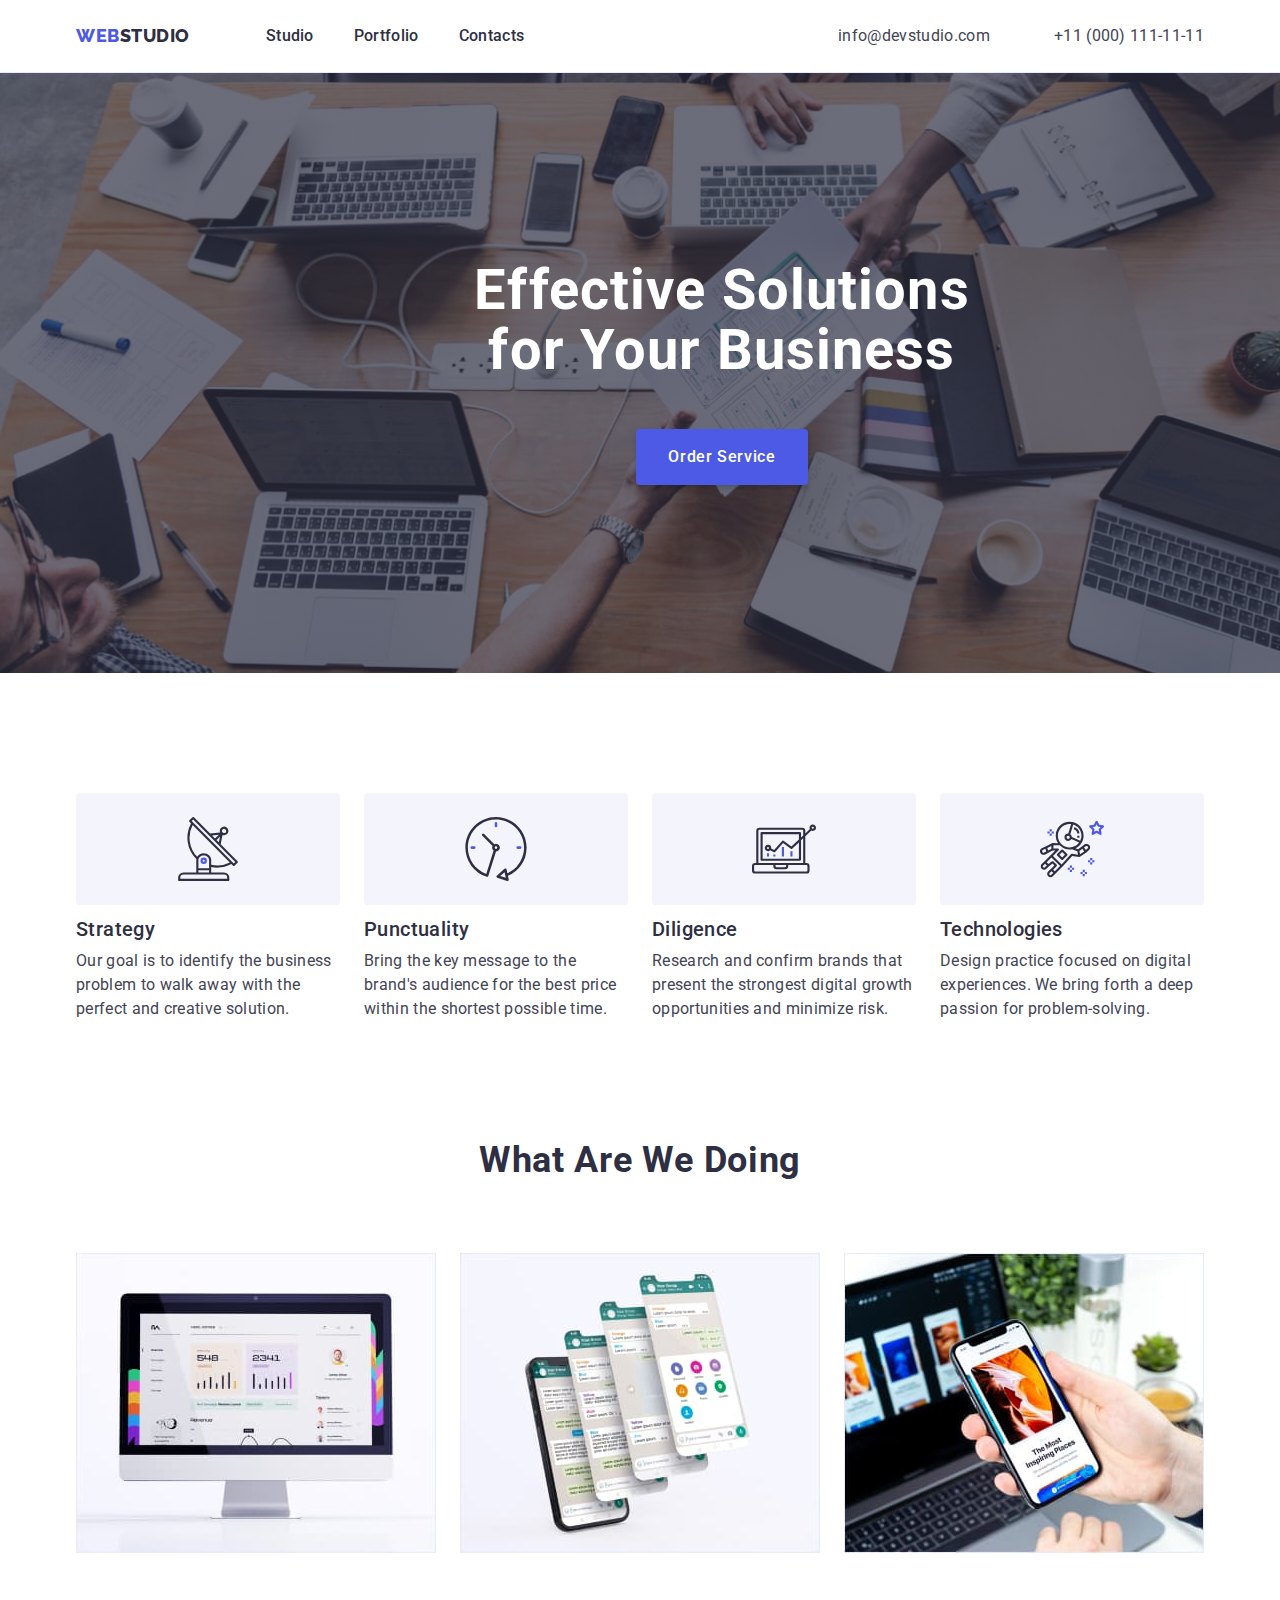
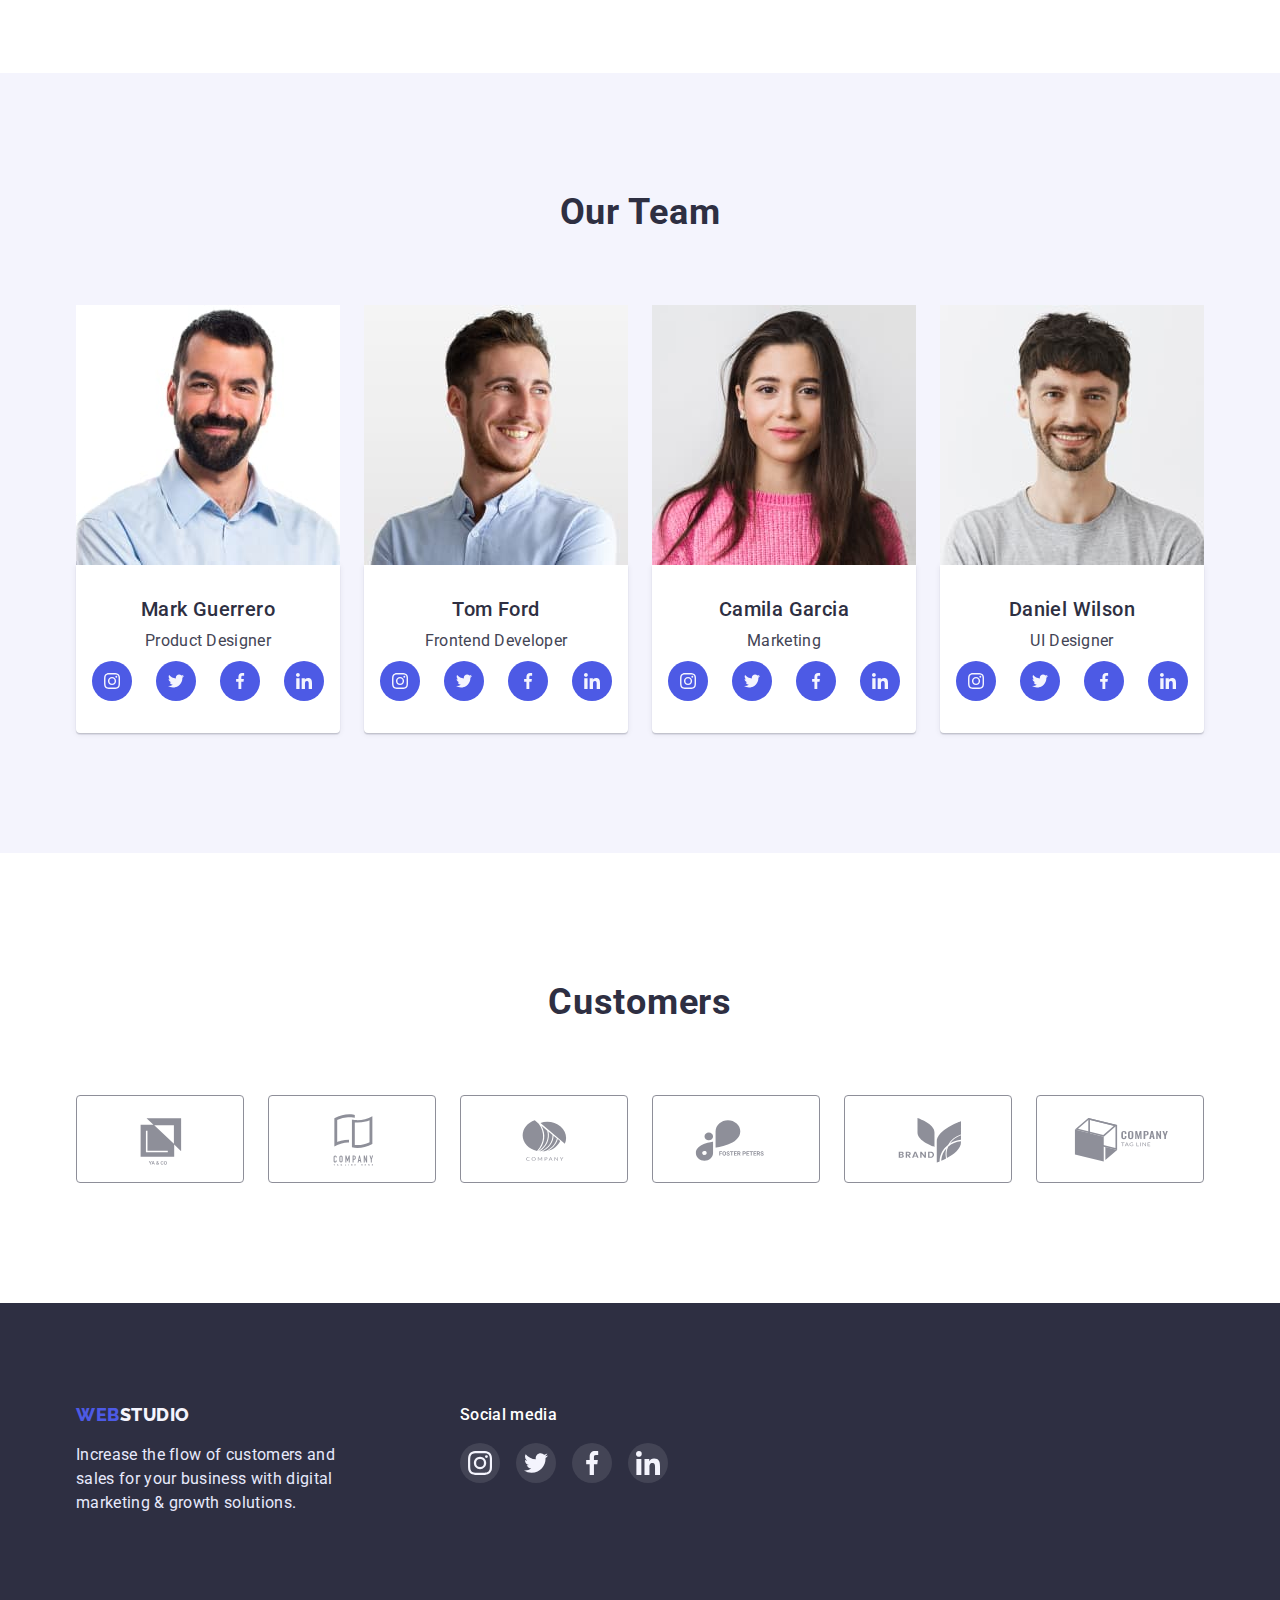
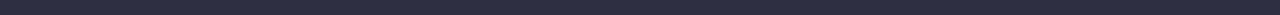
<file: index.html>
<!DOCTYPE html>
<html lang="en">
	<head>
		<meta charset="UTF-8" />
		<meta http-equiv="X-UA-Compatible" content="IE=edge" />
		<meta name="viewport" content="width=device-width, initial-scale=1.0" />

		<link rel="stylesheet" href="https://cdn.jsdelivr.net/npm/modern-normalize@1.1.0/modern-normalize.min.css" />
		<link rel="stylesheet" href="./css/styles.css" />
		<link rel="preconnect" href="https://fonts.googleapis.com" />
		<link rel="preconnect" href="https://fonts.gstatic.com" crossorigin />
		<link
			href="https://fonts.googleapis.com/css2?family=Raleway:wght@800&family=Roboto:wght@400;500;700&display=swap"
			rel="stylesheet"
		/>
		<title>WebStudio</title>
	</head>
	<body>
		<!-- Header -->
		<header class="header">
			<div class="container header-container">
				<nav class="header-navigation">
					<a class="logo-link link" href="./index.html">Web<span>Studio</span></a>
					<ul class="menu list">
						<li class="menu-item">
							<a class="menu-link link" href="./index.html">Studio</a>
						</li>
						<li class="menu-item">
							<a class="menu-link link" href="./portfolio.html">Portfolio</a>
						</li>
						<li class="menu-item">
							<a class="menu-link link" href="">Contacts</a>
						</li>
					</ul>
				</nav>
				<address class="address">
					<ul class="address-list list">
						<li class="address-item">
							<a class="address-link link" href="mailto:info@devstudio.com">info@devstudio.com</a>
						</li>
						<li class="address-item">
							<a class="address-link link" href="tel:+110001111111">+11 (000) 111-11-11</a>
						</li>
					</ul>
				</address>
			</div>
		</header>

		<main>
			<!--Hero section-->
			<section class="hero">
				<div class="container hero-container">
					<h1 class="hero-title">Effective Solutions for Your Business</h1>
					<button class="order-btn" type="button">Order Service</button>
				</div>
			</section>

			<!--Benefits section-->
			<section class="benefits section">
				<div class="container">
					<h2 class="benefits-title visually-hidden">Benefits</h2>
					<ul class="benefits-list list">
						<li class="benefits-item">
							<svg class="benefits-icon" width="64" height="64">
								<use href="./images/icons.svg#icon-antenna"></use>
							</svg>
							<h3 class="benefits-subtitle subtitle">Strategy</h3>
							<p class="benefits-description description">
								Our goal is to identify the business problem to walk away with the perfect and creative solution.
							</p>
						</li>
						<li class="benefits-item">
							<svg class="benefits-icon" width="64" height="64">
								<use href="./images/icons.svg#icon-clock"></use>
							</svg>
							<h3 class="benefits-subtitle subtitle">Punctuality</h3>
							<p class="benefits-description description">
								Bring the key message to the brand's audience for the best price within the shortest possible time.
							</p>
						</li>
						<li class="benefits-item">
							<svg class="benefits-icon" width="64" height="64">
								<use href="./images/icons.svg#icon-diagram"></use>
							</svg>
							<h3 class="benefits-subtitle subtitle">Diligence</h3>
							<p class="benefits-description description">
								Research and confirm brands that present the strongest digital growth opportunities and minimize risk.
							</p>
						</li>
						<li class="benefits-item">
							<svg class="benefits-icon" width="64" height="64">
								<use href="./images/icons.svg#icon-astronaut"></use>
							</svg>
							<h3 class="benefits-subtitle subtitle">Technologies</h3>
							<p class="benefits-description description">
								Design practice focused on digital experiences. We bring forth a deep passion for problem-solving.
							</p>
						</li>
					</ul>
				</div>
			</section>

			<!--Works section-->
			<section class="works section">
				<div class="container">
					<h2 class="works-title title">What are we doing</h2>
					<ul class="works-list list">
						<li class="works-item">
							<img src="./images/sample-1.jpg" alt="work" width="360" />
						</li>
						<li class="works-item">
							<img src="./images/sample-2.jpg" alt="work" width="360" />
						</li>
						<li class="works-item">
							<img src="./images/sample-3.jpg" alt="work" width="360" />
						</li>
					</ul>
				</div>
			</section>

			<!--Our team section-->

			<section class="team section">
				<div class="container">
					<h2 class="team-title title">Our Team</h2>
					<ul class="team-list list">
						<li class="team-item">
							<img src="./images/team-card-1.jpg" alt="worker" width="264" />
							<div class="team-item-wrapper">
								<h3 class="team-subtitle subtitle">Mark Guerrero</h3>
								<p class="team-description description">Product Designer</p>
								<ul class="sotial-list list">
									<li class="sotial-list-item">
										<a href="" class="sotial-list-link">
											<svg class="sotial-list-icon" width="16" height="16">
												<use href="./images/icons.svg#icon-instagram"></use>
											</svg>
										</a>
									</li>
									<li class="sotial-list-item">
										<a href="" class="sotial-list-link">
											<svg class="sotial-list-icon" width="16" height="16">
												<use href="./images/icons.svg#icon-twitter"></use>
											</svg>
										</a>
									</li>
									<li class="sotial-list-item">
										<a href="" class="sotial-list-link">
											<svg class="sotial-list-icon" width="16" height="16">
												<use href="./images/icons.svg#icon-facebook"></use>
											</svg>
										</a>
									</li>
									<li class="sotial-list-item">
										<a href="" class="sotial-list-link">
											<svg class="sotial-list-icon" width="16" height="16">
												<use href="./images/icons.svg#icon-linkedin"></use>
											</svg>
										</a>
									</li>
								</ul>
							</div>
						</li>
						<li class="team-item">
							<img src="./images/team-card-2.jpg" alt="worker" width="264" />
							<div class="team-item-wrapper">
								<h3 class="team-subtitle subtitle">Tom Ford</h3>
								<p class="team-description description">Frontend Developer</p>
								<ul class="sotial-list list">
									<li class="sotial-list-item">
										<a href="" class="sotial-list-link">
											<svg class="sotial-list-icon" width="16" height="16">
												<use href="./images/icons.svg#icon-instagram"></use>
											</svg>
										</a>
									</li>
									<li class="sotial-list-item">
										<a href="" class="sotial-list-link">
											<svg class="sotial-list-icon" width="16" height="16">
												<use href="./images/icons.svg#icon-twitter"></use>
											</svg>
										</a>
									</li>
									<li class="sotial-list-item">
										<a href="" class="sotial-list-link">
											<svg class="sotial-list-icon" width="16" height="16">
												<use href="./images/icons.svg#icon-facebook"></use>
											</svg>
										</a>
									</li>
									<li class="sotial-list-item">
										<a href="" class="sotial-list-link">
											<svg class="sotial-list-icon" width="16" height="16">
												<use href="./images/icons.svg#icon-linkedin"></use>
											</svg>
										</a>
									</li>
								</ul>
							</div>
						</li>
						<li class="team-item">
							<img src="./images/team-card-3.jpg" alt="worker" width="264" />
							<div class="team-item-wrapper">
								<h3 class="team-subtitle subtitle">Camila Garcia</h3>
								<p class="team-description description">Marketing</p>
								<ul class="sotial-list list">
									<li class="sotial-list-item">
										<a href="" class="sotial-list-link">
											<svg class="sotial-list-icon" width="16" height="16">
												<use href="./images/icons.svg#icon-instagram"></use>
											</svg>
										</a>
									</li>
									<li class="sotial-list-item">
										<a href="" class="sotial-list-link">
											<svg class="sotial-list-icon" width="16" height="16">
												<use href="./images/icons.svg#icon-twitter"></use>
											</svg>
										</a>
									</li>
									<li class="sotial-list-item">
										<a href="" class="sotial-list-link">
											<svg class="sotial-list-icon" width="16" height="16">
												<use href="./images/icons.svg#icon-facebook"></use>
											</svg>
										</a>
									</li>
									<li class="sotial-list-item">
										<a href="" class="sotial-list-link">
											<svg class="sotial-list-icon" width="16" height="16">
												<use href="./images/icons.svg#icon-linkedin"></use>
											</svg>
										</a>
									</li>
								</ul>
							</div>
						</li>
						<li class="team-item">
							<img src="./images/team-card-4.jpg" alt="worker" width="264" />
							<div class="team-item-wrapper">
								<h3 class="team-subtitle subtitle">Daniel Wilson</h3>
								<p class="team-description description">UI Designer</p>
								<ul class="sotial-list list">
									<li class="sotial-list-item">
										<a href="" class="sotial-list-link">
											<svg class="sotial-list-icon" width="16" height="16">
												<use href="./images/icons.svg#icon-instagram"></use>
											</svg>
										</a>
									</li>
									<li class="sotial-list-item">
										<a href="" class="sotial-list-link">
											<svg class="sotial-list-icon" width="16" height="16">
												<use href="./images/icons.svg#icon-twitter"></use>
											</svg>
										</a>
									</li>
									<li class="sotial-list-item">
										<a href="" class="sotial-list-link">
											<svg class="sotial-list-icon" width="16" height="16">
												<use href="./images/icons.svg#icon-facebook"></use>
											</svg>
										</a>
									</li>
									<li class="sotial-list-item">
										<a href="" class="sotial-list-link">
											<svg class="sotial-list-icon" width="16" height="16">
												<use href="./images/icons.svg#icon-linkedin"></use>
											</svg>
										</a>
									</li>
								</ul>
							</div>
						</li>
					</ul>
				</div>
			</section>
			<!--/Our team section-->

			<!--Customers section-->
			<section class="customers section">
				<div class="container">
					<h2 class="customers-title title">Customers</h2>
					<ul class="customers-list list">
						<li class="customers-item">
							<a href="" class="customers-link link">
								<svg class="customers-logo" width="104" height="56">
									<use href="./images/icons.svg#icon-logo"></use>
								</svg>
							</a>
						</li>
						<li class="customers-item">
							<a href="" class="customers-link link">
								<svg class="customers-logo" width="104" height="56">
									<use href="./images/icons.svg#icon-logo-2"></use>
								</svg>
							</a>
						</li>
						<li class="customers-item">
							<a href="" class="customers-link link">
								<svg class="customers-logo" width="104" height="56">
									<use href="./images/icons.svg#icon-logo-3"></use>
								</svg>
							</a>
						</li>
						<li class="customers-item">
							<a href="" class="customers-link link">
								<svg class="customers-logo" width="104" height="56">
									<use href="./images/icons.svg#icon-logo-4"></use>
								</svg>
							</a>
						</li>
						<li class="customers-item">
							<a href="" class="customers-link link">
								<svg class="customers-logo" width="104" height="56">
									<use href="./images/icons.svg#icon-logo-5"></use>
								</svg>
							</a>
						</li>
						<li class="customers-item">
							<a href="" class="customers-link link">
								<svg class="customers-logo" width="104" height="56">
									<use href="./images/icons.svg#icon-logo-6"></use>
								</svg>
							</a>
						</li>
					</ul>
				</div>
			</section>
		</main>
		<!--Customers section-->

		<!-- Footer -->
		<footer class="footer">
			<div class="footer-container container">
				<div class="footer-logo-container">
					<a class="footer-logo-link link" href="./index.html">Web<span>Studio</span></a>
					<p class="footer-text">
						Increase the flow of customers and sales for your business with digital marketing & growth solutions.
					</p>
				</div>
				<div class="footer-social">
					<h3 class="footer-social-title">Social media</h3>
					<ul class="footer-social-list list">
						<li class="footer-social-list-item">
							<a href="" class="footer-social-list-link link">
								<svg class="footer-social-list-icon" width="24" height="24">
									<use href="./images/icons.svg#icon-instagram"></use>
								</svg>
							</a>
						</li>
						<li class="footer-social-list-item">
							<a href="" class="footer-social-list-link link">
								<svg class="footer-social-list-icon" width="24" height="24">
									<use href="./images/icons.svg#icon-twitter"></use>
								</svg>
							</a>
						</li>
						<li class="footer-social-list-item">
							<a href="" class="footer-social-list-link link">
								<svg class="footer-social-list-icon" width="24" height="24">
									<use href="./images/icons.svg#icon-facebook"></use>
								</svg>
							</a>
						</li>
						<li class="footer-social-list-item">
							<a href="" class="footer-social-list-link link">
								<svg class="footer-social-list-icon" width="24" height="24">
									<use href="./images/icons.svg#icon-linkedin"></use>
								</svg>
							</a>
						</li>
					</ul>
				</div>
			</div>
		</footer>
	</body>
</html>
</file>
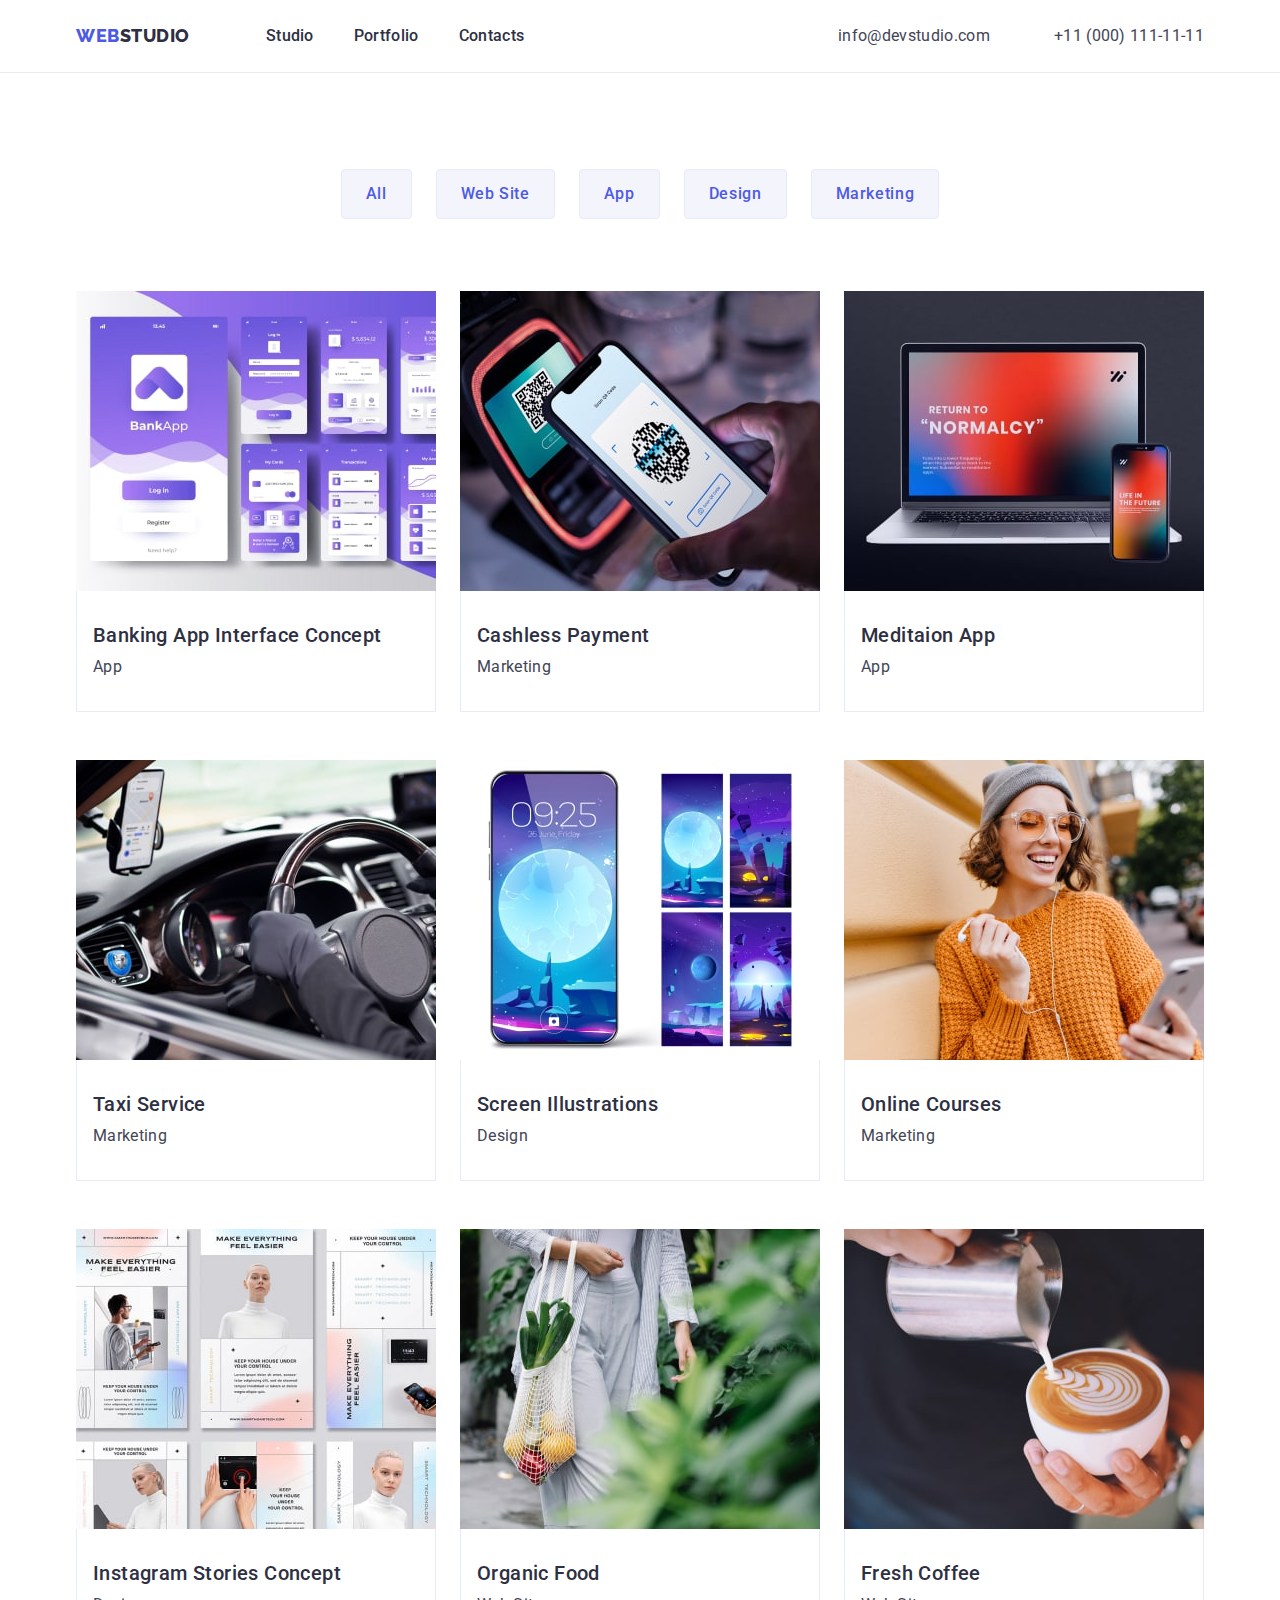
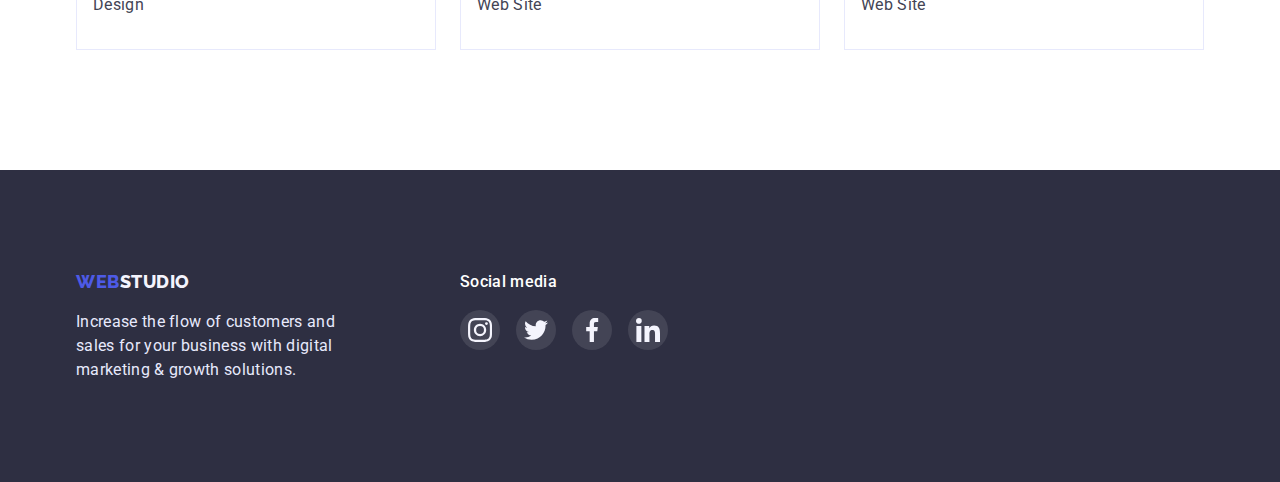
<file: portfolio.html>
<!DOCTYPE html>
<html lang="en">
	<head>
		<meta charset="UTF-8" />
		<meta http-equiv="X-UA-Compatible" content="IE=edge" />
		<meta name="viewport" content="width=device-width, initial-scale=1.0" />
		<link rel="stylesheet" href="https://cdn.jsdelivr.net/npm/modern-normalize@1.1.0/modern-normalize.min.css" />
		<link rel="stylesheet" href="./css/styles.css" />
		<link rel="preconnect" href="https://fonts.googleapis.com" />
		<link rel="preconnect" href="https://fonts.gstatic.com" crossorigin />
		<link
			href="https://fonts.googleapis.com/css2?family=Raleway:wght@800&family=Roboto:wght@400;500;700&display=swap"
			rel="stylesheet"
		/>
		<title>WebStudio</title>
	</head>

	<body>
		<!-- Header -->
		<header class="header">
			<div class="container header-container">
				<nav class="header-navigation">
					<a class="logo-link link" href="./index.html">Web<span>Studio</span></a>
					<ul class="menu list">
						<li class="menu-item">
							<a class="menu-link link" href="./index.html">Studio</a>
						</li>
						<li class="menu-item">
							<a class="menu-link link" href="./portfolio.html">Portfolio</a>
						</li>
						<li class="menu-item">
							<a class="menu-link link" href="">Contacts</a>
						</li>
					</ul>
				</nav>
				<address class="address">
					<ul class="address-list list">
						<li class="address-item">
							<a class="address-link link" href="mailto:info@devstudio.com">info@devstudio.com</a>
						</li>
						<li class="address-item">
							<a class="address-link link" href="tel:+110001111111">+11 (000) 111-11-11</a>
						</li>
					</ul>
				</address>
			</div>
		</header>

		<main>
			<!-- Projects -->
			<section class="projects section">
				<div class="container">
					<h1 class="visually-hidden">Filters</h1>
					<ul class="filters-btn-list list">
						<li class="filters-btn-item" type="button"><button class="filters-btn">All</button></li>
						<li class="filters-btn-item" type="button"><button class="filters-btn">Web Site</button></li>
						<li class="filters-btn-item" type="button"><button class="filters-btn">App</button></li>
						<li class="filters-btn-item" type="button"><button class="filters-btn">Design</button></li>
						<li class="filters-btn-item" type="button"><button class="filters-btn">Marketing</button></li>
					</ul>
					<ul class="projects-list list">
						<li class="projects-item">
							<a class="link" href="">
								<img src="./images/project-1.jpg" alt="Banking App Interface" width="360" />
								<div class="project-item-wrapper">
									<h2 class="projects-title subtitle">Banking App Interface Concept</h2>
									<p class="projects-description description">App</p>
								</div>
							</a>
						</li>
						<li class="projects-item">
							<a class="link" href="">
								<img src="./images/project-2.jpg" alt="Cashless Payment" width="360" />
								<div class="project-item-wrapper">
									<h2 class="projects-title subtitle">Cashless Payment</h2>
									<p class="projects-description description">Marketing</p>
								</div>
							</a>
						</li>
						<li class="projects-item">
							<a class="link" href="">
								<img src="./images/project-3.jpg" alt="Meditaion App" width="360" />
								<div class="project-item-wrapper">
									<h2 class="projects-title subtitle">Meditaion App</h2>
									<p class="projects-description description">App</p>
								</div>
							</a>
						</li>
						<li class="projects-item">
							<a class="link" href="">
								<img src="./images/project-4.jpg" alt="Taxi Service" width="360" />
								<div class="project-item-wrapper">
									<h2 class="projects-title subtitle">Taxi Service</h2>
									<p class="projects-description description">Marketing</p>
								</div>
							</a>
						</li>
						<li class="projects-item">
							<a class="link" href="">
								<img src="./images/project-5.jpg" alt="Screen Illustrations" width="360" />
								<div class="project-item-wrapper">
									<h2 class="projects-title subtitle">Screen Illustrations</h2>
									<p class="projects-description description">Design</p>
								</div>
							</a>
						</li>
						<li class="projects-item">
							<a class="link" href="">
								<img src="./images/project-6.jpg" alt="Online Courses" width="360" />
								<div class="project-item-wrapper">
									<h2 class="projects-title subtitle">Online Courses</h2>
									<p class="projects-description description">Marketing</p>
								</div>
							</a>
						</li>
						<li class="projects-item">
							<a class="link" href="">
								<img src="./images/project-7.jpg" alt="Instagram Stories Concept" width="360" />
								<div class="project-item-wrapper">
									<h2 class="projects-title subtitle">Instagram Stories Concept</h2>
									<p class="projects-description description">Design</p>
								</div>
							</a>
						</li>
						<li class="projects-item">
							<a class="link" href="">
								<img src="./images/project-8.jpg" alt="Organic Food" width="360" />
								<div class="project-item-wrapper">
									<h2 class="projects-title subtitle">Organic Food</h2>
									<p class="projects-description description">Web Site</p>
								</div>
							</a>
						</li>
						<li class="projects-item">
							<a class="link" href="">
								<img src="./images/project-9.jpg" alt="Fresh Coffee" width="360" />
								<div class="project-item-wrapper">
									<h2 class="projects-title subtitle">Fresh Coffee</h2>
									<p class="projects-description description">Web Site</p>
								</div>
							</a>
						</li>
					</ul>
				</div>
			</section>
		</main>
		<!-- Footer -->
		<footer class="footer">
			<div class="footer-container container">
				<div class="footer-logo-container">
					<a class="footer-logo-link link" href="./index.html">Web<span>Studio</span></a>
					<p class="footer-text">
						Increase the flow of customers and sales for your business with digital marketing & growth solutions.
					</p>
				</div>
				<div class="footer-social">
					<h3 class="footer-social-title">Social media</h3>
					<ul class="footer-social-list list">
						<li class="footer-social-list-item">
							<a href="" class="footer-social-list-link link">
								<svg class="footer-social-list-icon" width="24" height="24">
									<use href="./images/icons.svg#icon-instagram"></use>
								</svg>
							</a>
						</li>
						<li class="footer-social-list-item">
							<a href="" class="footer-social-list-link link">
								<svg class="footer-social-list-icon" width="24" height="24">
									<use href="./images/icons.svg#icon-twitter"></use>
								</svg>
							</a>
						</li>
						<li class="footer-social-list-item">
							<a href="" class="footer-social-list-link link">
								<svg class="footer-social-list-icon" width="24" height="24">
									<use href="./images/icons.svg#icon-facebook"></use>
								</svg>
							</a>
						</li>
						<li class="footer-social-list-item">
							<a href="" class="footer-social-list-link link">
								<svg class="footer-social-list-icon" width="24" height="24">
									<use href="./images/icons.svg#icon-linkedin"></use>
								</svg>
							</a>
						</li>
					</ul>
				</div>
			</div>
		</footer>
	</body>
</html>
</file>
<file: css/styles.css>
:root {
	--main-color: #2e2f42;
	--text-color: #434455;
	--secondary-color: #f4f4fd;
	--brand-color: #4d5ae5;
	--accent-color: #e7e9fc;
	--hover-focus-color: #404bbf;
	--background-color: #fff;

	--primary-font: "Roboto", sant-serif;
	--secondary-font: "Raleway", sans-serif;
	--cards-shadow: 0px 1px 6px rgba(46, 47, 66, 0.08), 0px 1px 1px rgba(46, 47, 66, 0.16),
		0px 2px 1px rgba(46, 47, 66, 0.08);
}

h1,
h2,
h3,
h4,
p {
	margin: 0;
}
ul {
	padding: 0;
}

img {
	display: block;
	max-width: 100%;
	height: auto;
}

body {
	font-family: var(--primary-font);
	color: var(--main-color);
	background-color: var(--background-color);
}

.container {
	max-width: 1158px;
	margin: 0 auto;
	padding: 0 15px;
}

.section {
	padding-bottom: 120px;
}

.list {
	list-style: none;
	column-gap: 24px;
	margin-top: 0;
	margin-bottom: 0;
}

.link {
	text-decoration: none;
}

.visually-hidden {
	position: absolute;
	width: 1px;
	height: 1px;
	margin: -1px;
	border: 0;
	padding: 0;
	white-space: nowrap;
	clip-path: inset(100%);
	clip: rect(0 0 0 0);
	overflow: hidden;
}
/* =====================Components================= */
.order-btn {
	border-radius: 4px;
	border: 0px;
	box-shadow: 0px 4px 4px rgba(0, 0, 0, 0.15);
	padding: 16px 32px;
	font-family: inherit;
	font-weight: 500;
	font-size: 16px;
	line-height: 1.5;
	display: flex;
	align-items: center;
	letter-spacing: 0.04em;
	color: var(--background-color);
	background-color: var(--brand-color);
	cursor: pointer;
}

.order-btn:hover,
.order-btn:focus {
	background-color: var(--hover-focus-color);
}

.title {
	margin-bottom: 72px;
	font-weight: 700;
	font-size: 36px;
	line-height: 1.11;
	text-align: center;
	letter-spacing: 0.02em;
	text-transform: capitalize;
	color: var(--main-color);
}

.subtitle {
	margin-bottom: 8px;
	font-weight: 500;
	font-size: 20px;
	line-height: 1.2;
	letter-spacing: 0.02em;
	color: var(--main-color);
}
.description {
	font-weight: 400;
	font-size: 16px;
	line-height: 1.5;
	letter-spacing: 0.02em;
	color: var(--text-color);
}

/* ====================/Components================= */

/* =====================Header===================== */

.header {
	border-bottom-width: 1px;
	border-bottom-style: solid;
	border-bottom-color: var(--accent-color);
}
.header-container {
	display: flex;
	align-items: center;
}
.header-navigation {
	display: flex;
	align-items: center;
}

.logo-link {
	margin-right: 76px;
	font-family: var(--secondary-font);
	font-weight: 800;
	font-size: 18px;
	line-height: 1.33;
	display: flex;
	align-items: center;
	letter-spacing: 0.03em;
	text-transform: uppercase;
	color: var(--brand-color);
	padding: 24px 0;
}
.logo-link span {
	color: var(--main-color);
}

.menu {
	display: flex;
	margin-top: 0;
	margin-bottom: 0;
	gap: 40px;
}

.menu-link {
	margin-left: auto;
	padding: 24px 0;
	font-weight: 500;
	font-size: 16px;
	line-height: 1.5;
	letter-spacing: 0.02em;
	color: var(--main-color);
}
.menu-link:hover,
.menu-link:focus,
.menu-link:active {
	color: var(--hover-focus-color);
}

.address {
	display: flex;
	margin-left: auto;
}

.address-list {
	display: flex;
}

.address-list .address-item + .address-item {
	margin-left: 40px;
}

.address-link {
	padding: 24px 0;
	font-style: normal;
	font-weight: 400;
	font-size: 16px;
	line-height: 1.5;
	letter-spacing: 0.02em;
	color: var(--text-color);
}

.address-link:hover,
.address-link:focus {
	color: var(--hover-focus-color);
}
/* =====================/Header==================== */

/* =====================Hero====================== */
.hero {
	width: 1444px;
	padding-top: 188px;
	padding-bottom: 188px;
	background-image: linear-gradient(rgba(46, 47, 66, 0.7), rgba(46, 47, 66, 0.7)), url("../images/bg.jpg");
	background-size: cover;
	margin: auto;
	background-color: var(--main-color);
}

.hero-container {
	display: flex;
	flex-direction: column;
	align-items: center;
	gap: 48px;
}

.hero-title {
	width: 496px;
	font-weight: 700;
	font-size: 56px;
	line-height: 1.07;
	text-align: center;
	letter-spacing: 0.02em;
	color: var(--background-color);
}
/* ====================/Hero====================== */

/* ====================Benefits section=========== */

.benefits {
	padding-top: 120px;
}

.benefits-list {
	display: flex;
	padding: 0;
}
.benefits-icon {
	width: 264px;
	height: 112px;
	padding: 24px 100px;
	justify-content: center;
	align-items: center;
	background-color: var(--secondary-color);
	border-radius: 4px;
	margin-bottom: 8px;
}

.benefits-item {
	flex-basis: calc((100%-72px) / 4);
}

/* ===================/Benefits section=========== */

/* ===================Works section================ */
.works-list {
	display: flex;
	padding: 0;
}
.works-item {
	flex-basis: calc((100%-48px) / 3);
}
/* ===================/Works section================ */

/* =====================Team====================== */
.team {
	padding-top: 120px;
	background-color: var(--secondary-color);
}

.team-list {
	display: flex;
	padding: 0;
}
.team-item {
	flex-basis: calc((100%-72px) / 4);
}

.team-item-wrapper {
	background: var(--background-color);
	box-shadow: var(--cards-shadow);
	border-top: 0;
	border-radius: 0px 0px 4px 4px;
	padding: 32px 16px;
}
.team-subtitle,
.team-description {
	text-align: center;
	margin-bottom: 8px;
}

.sotial-list {
	display: flex;
	justify-content: center;
}
.sotial-list-link {
	display: flex;
	align-items: center;
	justify-content: center;
	width: 40px;
	height: 40px;
	border-radius: 50%;
	background-color: var(--brand-color);
}

.sotial-list-link:focus,
.sotial-list-link:hover {
	background-color: var(--hover-focus-color);
}

.sotial-list-icon {
	fill: var(--secondary-color);
}

/* ====================/Team====================== */

/* ====================Customers====================== */
.customers {
	padding-top: 130px;
}
.customers-list {
	display: flex;
	justify-content: center;
}
.customers-link {
	display: flex;
	align-items: center;
	justify-content: center;
	padding: 16px 32px;
	width: 168px;
	height: 88px;
	border: 1px solid #8e8f99;
	border-radius: 4px;
	flex-basis: calc((100%-120px) / 6);
}
.customers-logo {
	fill: #8e8f99;
}

.customers-link:is(:focus, :hover) {
	border-color: var(--hover-focus-color);
}
.customers-link:is(:focus, :hover) .customers-logo {
	fill: var(--hover-focus-color);
}

/* ====================/Customers====================== */

/* ====================Footer====================== */
.footer {
	padding: 100px 0;
	background-color: var(--main-color);
}
.footer-container {
	display: flex;
	gap: 120px;
}

.footer-logo-link {
	margin-bottom: 16px;
	font-family: var(--secondary-font);
	font-weight: 800;
	font-size: 18px;
	line-height: 1.33;
	display: flex;
	align-items: center;
	letter-spacing: 0.03em;
	text-transform: uppercase;
	color: var(--brand-color);
}
.footer-logo-link span {
	font-family: var(--secondary-font);
	font-weight: 800;
	font-size: 18px;
	line-height: 1.33;
	display: flex;
	align-items: center;
	letter-spacing: 0.03em;
	text-transform: uppercase;
	color: var(--secondary-color);
}

.footer-text {
	font-weight: 400;
	font-size: 16px;
	line-height: 1.5;
	letter-spacing: 0.02em;
	color: var(--accent-color);
	width: 264px;
}
.footer-social-title {
	color: #ffffff;
	margin-bottom: 16px;
	font-weight: 500;
	font-size: 16px;
	line-height: 1.5;
	letter-spacing: 0.02em;
}
.footer-social-list {
	display: flex;
	gap: 16px;
}

.footer-social-list-link {
	display: flex;
	width: 40px;
	height: 40px;
	background-color: rgba(255, 255, 255, 0.1);
	border-radius: 50%;
	justify-content: center;
	align-items: center;
}
.footer-social-list-icon {
	fill: var(--secondary-color);
}
.footer-social-list-link:is(:focus, :hover) {
	background-color: #31d0aa;
}
/* ===================/Footer====================== */

/* ===================Portfolio====================== */

.projects {
	padding-top: 96px;
}

.filters-btn-list {
	display: flex;
	align-items: center;
	justify-content: center;
	gap: 24px;
	margin-bottom: 72px;
}

.filters-btn {
	padding: 12px 24px;
	border: 1px solid var(--accent-color);
	border-radius: 4px;
	font-family: inherit;
	font-weight: 500;
	font-size: 16px;
	line-height: 1.5;
	display: flex;
	align-items: center;
	letter-spacing: 0.04em;
	color: var(--brand-color);
	background-color: var(--secondary-color);
	cursor: pointer;
}
.filters-btn:hover,
.filters-btn:focus {
	color: var(--background-color);
	background-color: var(--hover-focus-color);
	box-shadow: 0px 3px 1px rgba(0, 0, 0, 0.1), 0px 2px 1px rgba(0, 0, 0, 0.08), 0px 2px 2px rgba(0, 0, 0, 0.12);
	border: 1px solid var(--hover-focus-color);
	border-radius: 4px;
}

.projects-list {
	display: flex;
	flex-wrap: wrap;
	align-content: center;
	row-gap: 48px;
}
.project-item-wrapper {
	padding: 32px 16px;
	border: 1px solid var(--accent-color);
	border-top: 0;
}
.project-item {
	flex-basis: calc((100%-48px) / 3);
}
.projects-item:focus,
.projects-item:hover {
	box-shadow: var(--cards-shadow);
}

/* ==================/Portfolio====================== */ ;
</file>
